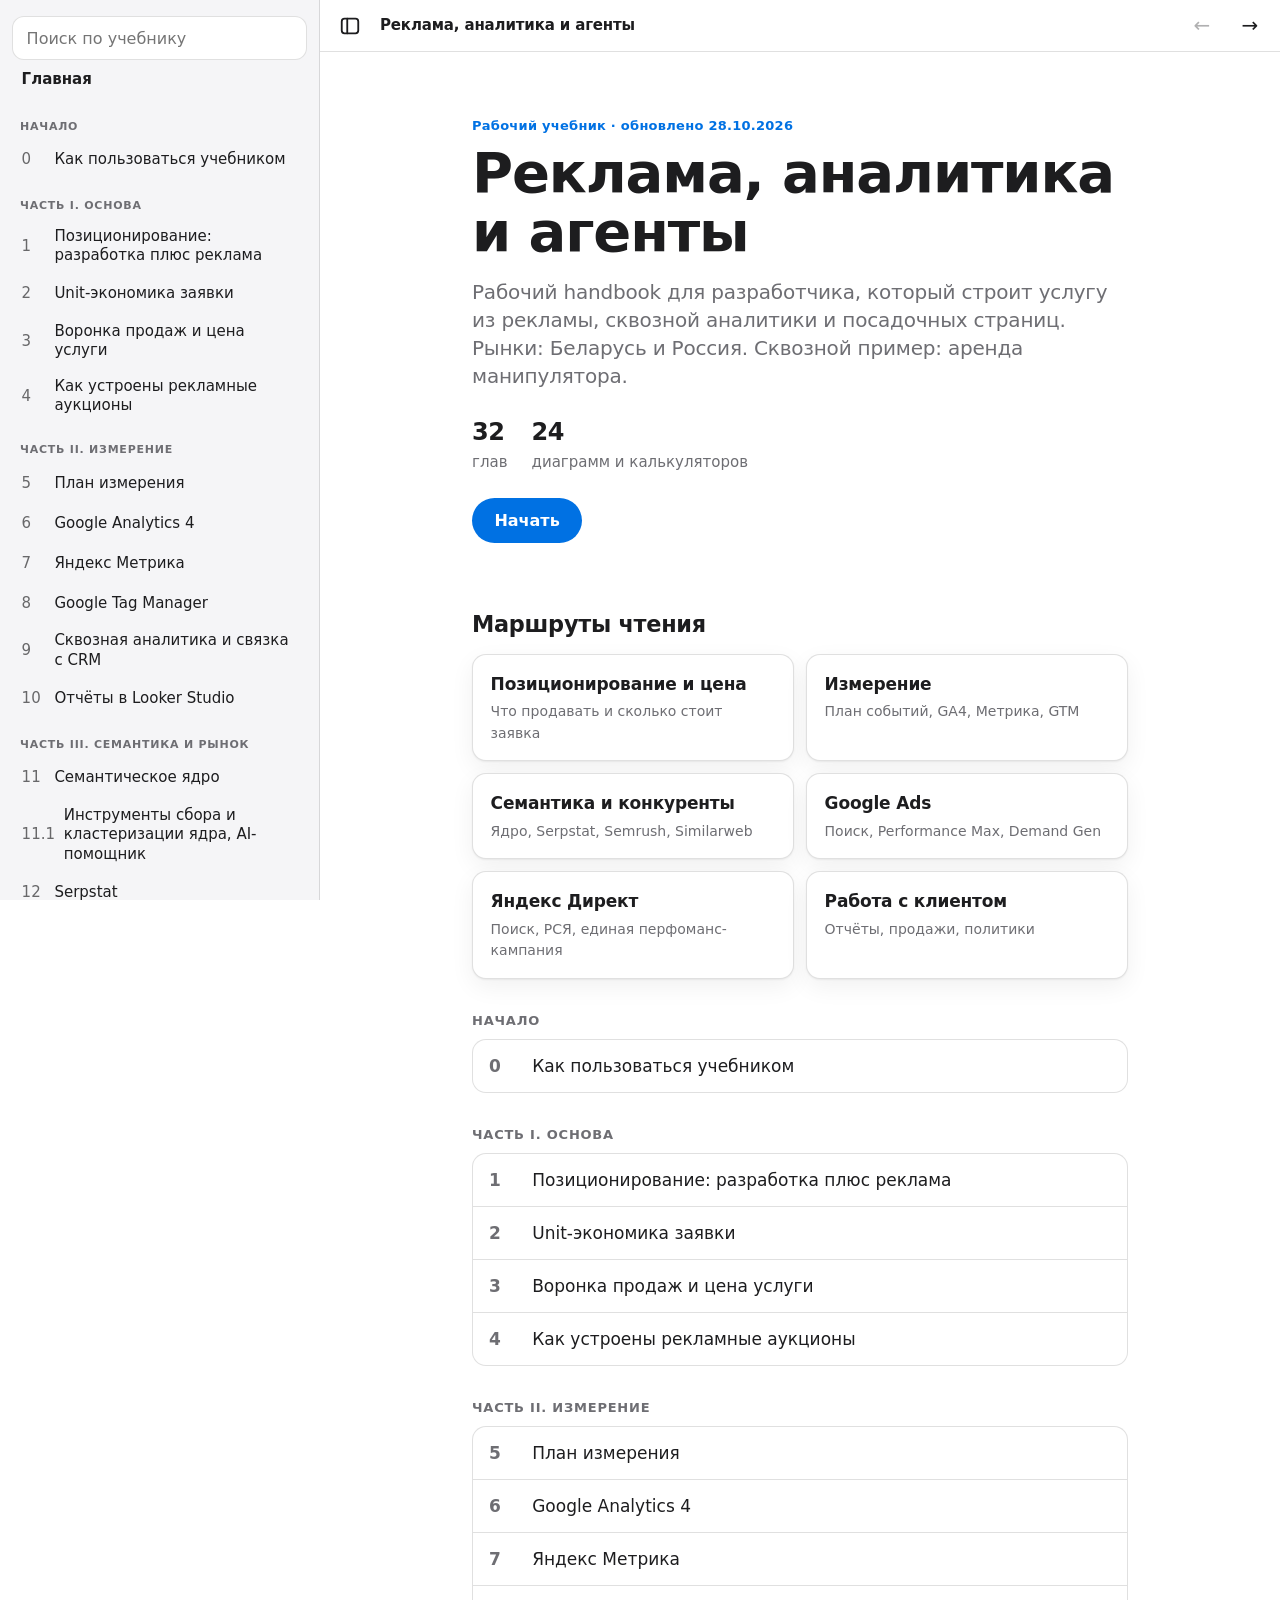
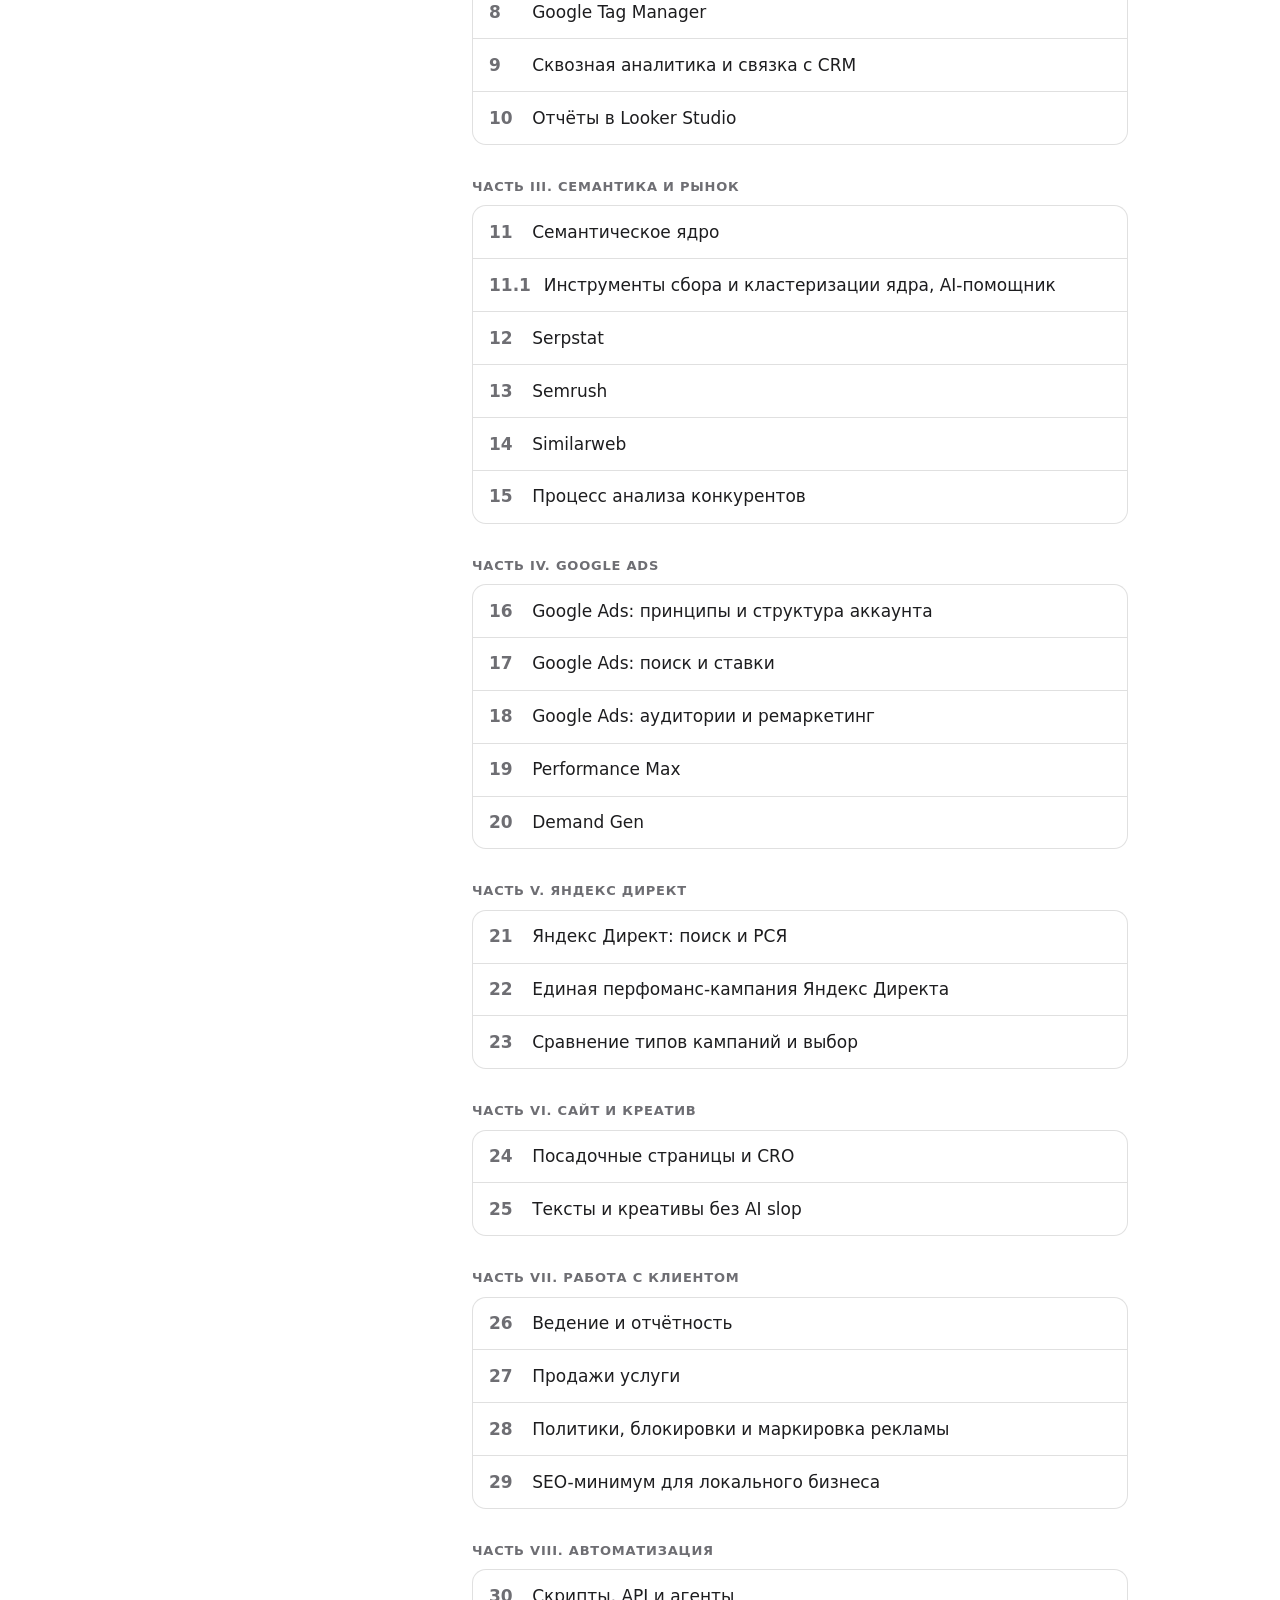
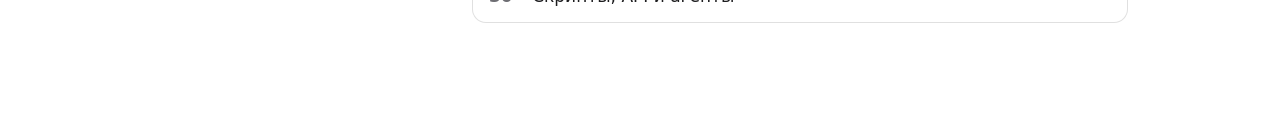
<file: website/index.html>
<!doctype html>
<html lang="ru">
<head>
<meta charset="utf-8">
<meta name="viewport" content="width=device-width, initial-scale=1, viewport-fit=cover">
<meta name="color-scheme" content="light">
<meta name="theme-color" content="#ffffff">
<meta name="robots" content="noindex, nofollow">
<meta name="description" content="Рабочий учебник: реклама, сквозная аналитика, автоматические типы кампаний и агенты.">
<title>Реклама, аналитика и агенты</title>
<link rel="stylesheet" href="assets/styles.css">
</head>
<body>
<a class="skip" href="#view">К содержимому</a>
<div id="app">
  <aside id="sidebar" class="toc" aria-label="Оглавление"></aside>
  <div id="scrim"></div>
  <div id="main">
    <header id="topbar" class="material">
      <button id="btn-sidebar" class="iconbtn" type="button" aria-controls="sidebar" aria-expanded="true" aria-label="Скрыть оглавление">
        <svg width="22" height="22" viewBox="0 0 24 24" fill="none" stroke="currentColor" stroke-width="2" stroke-linecap="round" stroke-linejoin="round" aria-hidden="true"><rect x="3" y="4" width="18" height="16" rx="3"/><path d="M9 4v16"/></svg>
      </button>
      <div class="crumb" id="crumb"></div>
      <button id="btn-prev" class="iconbtn" type="button" aria-label="Предыдущая глава">&#8592;</button>
      <button id="btn-next" class="iconbtn" type="button" aria-label="Следующая глава">&#8594;</button>
      <div id="progress" aria-hidden="true"></div>
    </header>
    <main id="view" tabindex="-1"></main>
  </div>
</div>
<noscript><p class="noscript">Для чтения учебника нужен JavaScript.</p></noscript>

<script src="data/book.js"></script>
<script src="data/chapters/ch0.js"></script>
<script src="data/chapters/ch1.js"></script>
<script src="data/chapters/ch2.js"></script>
<script src="data/chapters/ch3.js"></script>
<script src="data/chapters/ch4.js"></script>
<script src="data/chapters/ch5.js"></script>
<script src="data/chapters/ch6.js"></script>
<script src="data/chapters/ch7.js"></script>
<script src="data/chapters/ch8.js"></script>
<script src="data/chapters/ch9.js"></script>
<script src="data/chapters/ch10.js"></script>
<script src="data/chapters/ch11.js"></script>
<script src="data/chapters/ch12.js"></script>
<script src="data/chapters/ch13.js"></script>
<script src="data/chapters/ch14.js"></script>
<script src="data/chapters/ch15.js"></script>
<script src="data/chapters/ch16.js"></script>
<script src="data/chapters/ch17.js"></script>
<script src="data/chapters/ch18.js"></script>
<script src="data/chapters/ch19.js"></script>
<script src="data/chapters/ch20.js"></script>
<script src="data/chapters/ch21.js"></script>
<script src="data/chapters/ch22.js"></script>
<script src="data/chapters/ch23.js"></script>
<script src="data/chapters/ch24.js"></script>
<script src="data/chapters/ch25.js"></script>
<script src="data/chapters/ch26.js"></script>
<script src="data/chapters/ch27.js"></script>
<script src="data/chapters/ch28.js"></script>
<script src="data/chapters/ch29.js"></script>
<script src="data/chapters/ch30.js"></script>
<script src="data/chapters/ch31.js"></script>
<script src="assets/dom.js"></script>
<script src="assets/charts.js"></script>
<script src="assets/render.js"></script>
<script src="assets/app.js"></script>
</body>
</html>
</file>
<file: website/assets/styles.css>
:root{
  --bg:#ffffff; --bg2:#f5f5f7; --card:#ffffff; --text:#1d1d1f; --text2:#6e6e73; --line:rgba(0,0,0,.12);
  --blue:#0071e3; --blue-soft:rgba(0,113,227,.10); --green:#248a3d; --green-soft:rgba(52,199,89,.14);
  --orange:#b25000; --orange-soft:rgba(255,159,10,.16); --red:#d70015; --red-soft:rgba(255,59,48,.12);
  --purple:#8e44ad; --material:rgba(255,255,255,.72); --shadow:0 1px 2px rgba(0,0,0,.06),0 8px 24px rgba(0,0,0,.06);
  --bar:#0071e3; --bar2:#34c759; --bar3:#ff9f0a; --bar4:#ff453a; --bar5:#bf5af2; --bar6:#8e8e93;
  color-scheme:light; --code:#f5f5f7; --r:14px; --topbarh:52px; --sbw:20rem;
  --font:-apple-system,BlinkMacSystemFont,"SF Pro Text","Segoe UI",system-ui,Roboto,"Helvetica Neue",Arial,sans-serif;
  --mono:ui-monospace,SFMono-Regular,Menlo,Consolas,monospace;
}
@media (prefers-reduced-transparency:reduce){:root{--material:var(--bg)}.material{backdrop-filter:none!important}}
@media (prefers-contrast:more){:root{--line:currentColor;--text2:var(--text)}.material{border-color:var(--text)!important}}
*{box-sizing:border-box;-webkit-tap-highlight-color:transparent}
html{font-size:100%;-webkit-text-size-adjust:100%;scroll-padding-top:calc(var(--topbarh) + 12px)}
body{margin:0;background:var(--bg);color:var(--text);font:1.0625rem/1.55 var(--font);letter-spacing:0;-webkit-font-smoothing:antialiased}
a{color:var(--blue);text-decoration:none;text-underline-offset:3px}
a:hover{text-decoration:underline}
:focus-visible{outline:3px solid var(--blue);outline-offset:2px;border-radius:6px}
.skip{position:absolute;left:-999px;top:8px;background:var(--blue);color:#fff;padding:.5rem .75rem;border-radius:8px;z-index:100}
.skip:focus{left:8px}
.noscript{padding:1rem 1.25rem}

/* materials */
.material{background:var(--material);backdrop-filter:blur(20px) saturate(180%);-webkit-backdrop-filter:blur(20px) saturate(180%)}
#topbar{position:sticky;top:0;z-index:20;height:calc(var(--topbarh) + env(safe-area-inset-top));padding-top:env(safe-area-inset-top);
  display:flex;align-items:center;gap:.25rem;padding-left:max(.5rem,env(safe-area-inset-left));padding-right:max(.5rem,env(safe-area-inset-right));
  border-bottom:1px solid var(--line)}
#topbar .crumb{flex:1;min-width:0;white-space:nowrap;overflow:hidden;text-overflow:ellipsis;font-size:.9375rem;font-weight:600;letter-spacing:-.01em;padding:0 .25rem}
#topbar .crumb small{display:block;font-weight:500;color:var(--text2);font-size:.75rem;letter-spacing:0;line-height:1.1}
#progress{position:absolute;left:0;right:0;bottom:-1px;height:2px;background:var(--blue);transform-origin:0 50%;transform:scaleX(0)}
.iconbtn{appearance:none;border:0;background:transparent;color:var(--text);width:44px;height:44px;border-radius:12px;font:inherit;font-size:1.25rem;
  display:inline-flex;align-items:center;justify-content:center;cursor:pointer;transition:background .1s,transform .1s}
.iconbtn:hover{background:var(--blue-soft)}
.iconbtn:active,.btn:active,.chip:active,.card:active{transform:scale(.97);transition:transform 100ms ease-out}
.iconbtn[disabled]{opacity:.35;pointer-events:none}

/* layout: sidebar is an off-canvas drawer on small screens, a collapsible column from 960px */
#app{display:block}
#sidebar{position:fixed;top:0;bottom:0;left:0;z-index:40;width:min(var(--sbw),88vw);overflow:auto;background:var(--bg2);border-right:1px solid var(--line);
  padding:calc(1rem + env(safe-area-inset-top)) .75rem 2rem;transform:translateX(-100%);visibility:hidden;transition:transform .25s ease,visibility 0s linear .25s}
#app[data-sidebar="open"] #sidebar{transform:none;visibility:visible;transition:transform .25s ease}
#scrim{position:fixed;inset:0;z-index:30;background:rgba(0,0,0,.38);opacity:0;pointer-events:none;transition:opacity .25s}
#app[data-sidebar="open"] #scrim{opacity:1;pointer-events:auto}
#view{display:block;max-width:46rem;margin:0 auto;padding:1.25rem max(1.25rem,env(safe-area-inset-left)) 4rem max(1.25rem,env(safe-area-inset-right));outline:none}
@media (min-width:960px){
  #app{display:grid;grid-template-columns:var(--sbw) minmax(0,1fr);min-height:100vh;transition:grid-template-columns .25s ease}
  #app[data-sidebar="closed"]{grid-template-columns:0 minmax(0,1fr)}
  #sidebar{position:sticky;width:auto;height:100vh;transform:none;visibility:visible;transition:none;padding-top:1rem}
  #app[data-sidebar="closed"] #sidebar{visibility:hidden;overflow:hidden;padding-left:0;padding-right:0;border-right:0}
  #scrim{display:none}
  #view{padding:2.5rem 2.5rem 5rem}
}

/* type */
h1,h2,h3,h4{font-weight:700;margin:0}
.hero h1,.page-h1{font-size:clamp(2.125rem,8vw,3.5rem);line-height:1.05;letter-spacing:-.02em;font-weight:800;overflow-wrap:anywhere}
h3{font-size:1.4rem;line-height:1.2;letter-spacing:-.012em;margin:2.25rem 0 .75rem}
h4{font-size:1.125rem;line-height:1.3;letter-spacing:-.008em;margin:1.5rem 0 .5rem}
p{margin:.75rem 0}
.eyebrow{font-size:.8125rem;font-weight:600;color:var(--blue);letter-spacing:.02em;margin:0 0 .5rem}
.lede{font-size:1.25rem;line-height:1.4;color:var(--text2);letter-spacing:-.01em;margin:1rem 0 1.5rem}
strong{font-weight:650}
code{font:.875em var(--mono);background:var(--code);padding:.12em .38em;border-radius:6px;overflow-wrap:anywhere}
hr{border:0;border-top:1px solid var(--line);margin:2.5rem 0}
ul,ol{padding-left:1.35rem;margin:.75rem 0}
li{margin:.3rem 0}
ul.checklist{list-style:none;padding-left:0}
li.check{display:flex;gap:.6rem;align-items:flex-start}
li.check .box{flex:none;width:1.15rem;height:1.15rem;margin-top:.22rem;border:1.5px solid var(--text2);border-radius:5px}
.meta{display:flex;flex-wrap:wrap;gap:.5rem .75rem;align-items:center;color:var(--text2);font-size:.8125rem;margin:0 0 1rem}
.badge{display:inline-block;font-size:.6875rem;font-weight:700;padding:.1rem .5rem;border-radius:999px;background:var(--orange-soft);color:var(--orange)}
.badge.done{background:var(--green-soft);color:var(--green)}

/* tables */
.tablewrap{overflow-x:auto;margin:1rem 0;border:1px solid var(--line);border-radius:var(--r);background:var(--card);-webkit-overflow-scrolling:touch}
table{border-collapse:collapse;width:100%;min-width:30rem;font-size:.9375rem;line-height:1.4}
th,td{padding:.6rem .8rem;text-align:left;vertical-align:top;border-bottom:1px solid var(--line)}
th{font-size:.75rem;letter-spacing:.03em;text-transform:uppercase;color:var(--text2);font-weight:600;background:var(--bg2)}
tr:last-child td{border-bottom:0}

/* callouts */
.callout{margin:1.25rem 0;padding:.9rem 1.1rem;border-radius:var(--r);border:1px solid var(--line);background:var(--card)}
.callout p{margin:.4rem 0}
.callout.warn{background:var(--orange-soft);border-color:transparent}
.callout.analogy{background:var(--blue-soft);border-color:transparent}
.callout.info{background:var(--bg2);border-color:transparent}

/* code */
.codewrap{position:relative;margin:1rem 0}
pre{margin:0;padding:1rem;background:var(--code);border-radius:var(--r);overflow:auto;font:.8125rem/1.55 var(--mono);-webkit-overflow-scrolling:touch;border:1px solid var(--line)}
pre code{background:none;padding:0;font:inherit;overflow-wrap:normal}
.copy{position:absolute;right:.5rem;top:.5rem;min-height:32px;padding:.25rem .65rem;border:0;border-radius:8px;background:var(--material);color:var(--text);font:600 .75rem var(--font);cursor:pointer;backdrop-filter:blur(12px)}
.copy:active{transform:scale(.97)}

/* buttons, chips, cards */
.btn{appearance:none;border:0;background:var(--blue);color:#fff;font:600 1rem var(--font);padding:.8rem 1.4rem;border-radius:999px;cursor:pointer;display:inline-flex;align-items:center;gap:.4rem;min-height:44px;text-decoration:none!important}
.btn.secondary{background:var(--blue-soft);color:var(--blue)}
.chips{display:flex;gap:.5rem;flex-wrap:wrap;margin:1rem 0}
.chip{appearance:none;border:0;background:var(--bg2);color:var(--text);font:500 .875rem var(--font);padding:.5rem .8rem;border-radius:999px;cursor:pointer;min-height:36px;text-decoration:none!important;display:inline-flex;align-items:center}
.chip:hover{background:var(--blue-soft)}
.cards{display:grid;gap:.75rem;grid-template-columns:repeat(auto-fill,minmax(15rem,1fr));margin:1rem 0}
.card{display:block;background:var(--card);border:1px solid var(--line);border-radius:var(--r);padding:1rem 1.1rem;color:var(--text)!important;text-decoration:none!important;box-shadow:var(--shadow)}
.card b{display:block;font-size:1.0625rem;letter-spacing:-.01em}
.card span{display:block;color:var(--text2);font-size:.875rem;margin-top:.25rem}
.pager{display:grid;gap:.75rem;grid-template-columns:1fr 1fr;margin:3rem 0 1rem}
.pager .card.next{text-align:right}
.pager .empty{visibility:hidden}

/* home */
.hero{padding:1.5rem 0 1rem}
.partblock{margin:2rem 0}
.partblock h2{font-size:.8125rem;text-transform:uppercase;letter-spacing:.06em;color:var(--text2);margin:0 0 .5rem}
.chlist{list-style:none;padding:0;margin:0;border:1px solid var(--line);border-radius:var(--r);overflow:hidden;background:var(--card)}
.chlist li{margin:0;border-bottom:1px solid var(--line)}
.chlist li:last-child{border-bottom:0}
.chlist a{display:flex;gap:.8rem;padding:.8rem 1rem;color:var(--text);text-decoration:none!important;min-height:44px;align-items:center}
.chlist a:hover{background:var(--blue-soft)}
.chlist .n{flex:none;min-width:1.9rem;color:var(--text2);font-variant-numeric:tabular-nums;font-weight:600}
.stats{display:flex;gap:1.5rem;flex-wrap:wrap;color:var(--text2);margin:1rem 0 1.5rem;font-size:.9375rem}
.stats b{display:block;color:var(--text);font-size:1.5rem;letter-spacing:-.02em}

/* sidebar toc and search */
.toc h2{font-size:.6875rem;text-transform:uppercase;letter-spacing:.07em;color:var(--text2);margin:1.1rem .5rem .3rem}
.toc a{display:flex;gap:.55rem;padding:.5rem .6rem;border-radius:10px;color:var(--text);text-decoration:none!important;font-size:.9375rem;line-height:1.3;min-height:40px;align-items:center}
.toc a:hover{background:var(--blue-soft)}
.toc a[aria-current="page"]{background:var(--blue);color:#fff}
.toc a .n{flex:none;min-width:1.5rem;opacity:.65;font-variant-numeric:tabular-nums}
.toc .home{font-weight:700;margin-bottom:.25rem}
.search{width:100%;appearance:none;border:1px solid var(--line);background:var(--card);color:var(--text);font:1rem var(--font);padding:.65rem .85rem;border-radius:12px;min-height:44px}
.results a{display:block}
.results small{display:block;color:var(--text2);font-size:.8125rem;margin-top:.15rem}
.results mark{background:var(--orange-soft);color:inherit;border-radius:3px}
[hidden]{display:none!important}

/* diagrams and widgets */
.diagram,.widget{margin:1.5rem 0;padding:1rem;border:1px solid var(--line);border-radius:var(--r);background:var(--card);box-shadow:var(--shadow)}
.diagram>h4,.widget>h4{margin:0 0 .5rem;font-size:1rem}
.cap{font-size:.8125rem;color:var(--text2);margin:.5rem 0 0}
.flow{display:flex;flex-direction:column;gap:.5rem}
.node{position:relative;padding:.7rem .9rem;border-radius:12px;background:var(--bg2);font-size:.9375rem;line-height:1.35}
.node b{display:block}
.node span{display:block;color:var(--text2);font-size:.875rem}
.node.accent{background:var(--blue-soft)}
.node.good{background:var(--green-soft)}
.node.warn{background:var(--orange-soft)}
.node.bad{background:var(--red-soft)}
.flow .arr{height:14px;display:flex;justify-content:center;color:var(--text2);font-size:.8rem;line-height:14px}
.tree,.tree ul{list-style:none;padding-left:0;margin:0}
.tree ul{padding-left:1.1rem;margin-left:.55rem;border-left:2px solid var(--line)}
.tree li{margin:.35rem 0}
.tree .node{display:inline-block;max-width:100%}
.hbar{display:grid;grid-template-columns:minmax(0,1.2fr) minmax(0,2fr) auto;gap:.6rem;align-items:center;margin:.4rem 0;font-size:.875rem}
.hbar .lbl{line-height:1.25;overflow-wrap:anywhere}
.hbar .track{height:14px;background:var(--bg2);border-radius:7px;overflow:hidden}
.hbar .fill{height:100%;background:var(--bar);border-radius:7px;min-width:2px;transition:width .3s}
.hbar .val{font-variant-numeric:tabular-nums;font-weight:600;white-space:nowrap}
.stack{display:flex;height:28px;border-radius:8px;overflow:hidden;margin:.6rem 0}
.stack div{height:100%}
.legend{display:flex;flex-wrap:wrap;gap:.4rem .9rem;margin-top:.6rem;font-size:.8125rem;color:var(--text2)}
.legend i{display:inline-block;width:.7rem;height:.7rem;border-radius:3px;margin-right:.35rem;vertical-align:-1px}
.gantt{margin:.5rem 0}
.gantt .g{display:grid;grid-template-columns:7.2rem 1fr;gap:.5rem;align-items:center;margin:.35rem 0;font-size:.8125rem}
.gantt .gt{position:relative;height:22px;background:var(--bg2);border-radius:6px}
.gantt .gb{position:absolute;top:2px;bottom:2px;border-radius:5px;background:var(--bar)}
.gantt .gaxis{display:flex;justify-content:space-between;font-size:.75rem;color:var(--text2)}
svg text{font-family:var(--font);fill:var(--text2);font-size:11px}
svg .axis{stroke:var(--line);stroke-width:1}
svg .line{fill:none;stroke:var(--blue);stroke-width:2.5;stroke-linecap:round;stroke-linejoin:round}
svg .area{fill:var(--blue-soft)}
svg .dot{fill:var(--blue)}
.chart{width:100%;height:auto;display:block}
.ctrl{display:grid;grid-template-columns:1fr auto;gap:.25rem .75rem;align-items:center;margin:.6rem 0}
.ctrl label{font-size:.875rem;color:var(--text2)}
.ctrl output{font-variant-numeric:tabular-nums;font-weight:650}
.ctrl input[type=range]{grid-column:1/-1;width:100%;accent-color:var(--blue);min-height:32px}
.kpis{display:grid;grid-template-columns:repeat(2,1fr);gap:.6rem;margin:1rem 0 .25rem}
.kpi{background:var(--bg2);border-radius:12px;padding:.7rem .85rem}
.kpi small{display:block;color:var(--text2);font-size:.75rem}
.kpi b{font-size:1.2rem;letter-spacing:-.02em;font-variant-numeric:tabular-nums}
.kpi.good{background:var(--green-soft)}
.kpi.bad{background:var(--red-soft)}
.verdict{margin-top:.75rem;padding:.7rem .9rem;border-radius:12px;font-size:.9375rem;background:var(--bg2)}
.verdict.good{background:var(--green-soft)}
.verdict.bad{background:var(--red-soft)}
.verdict.warn{background:var(--orange-soft)}
details.acc{border:1px solid var(--line);border-radius:12px;margin:.5rem 0;background:var(--bg)}
details.acc summary{cursor:pointer;padding:.7rem .9rem;font-weight:600;min-height:44px;list-style:none;display:flex;align-items:center;justify-content:space-between;gap:.75rem}
details.acc summary::-webkit-details-marker{display:none}
details.acc summary::after{content:"+";color:var(--text2);font-size:1.25rem}
details.acc[open] summary::after{content:"\2212"}
details.acc div{padding:0 .9rem .8rem;font-size:.9375rem}

@media (min-width:40em){.kpis{grid-template-columns:repeat(3,1fr)}}
@media (prefers-reduced-motion:reduce){
  *{scroll-behavior:auto!important}
  #sidebar,#scrim,#app{transition:none!important}
  .hbar .fill{transition:none}
}
</file>
